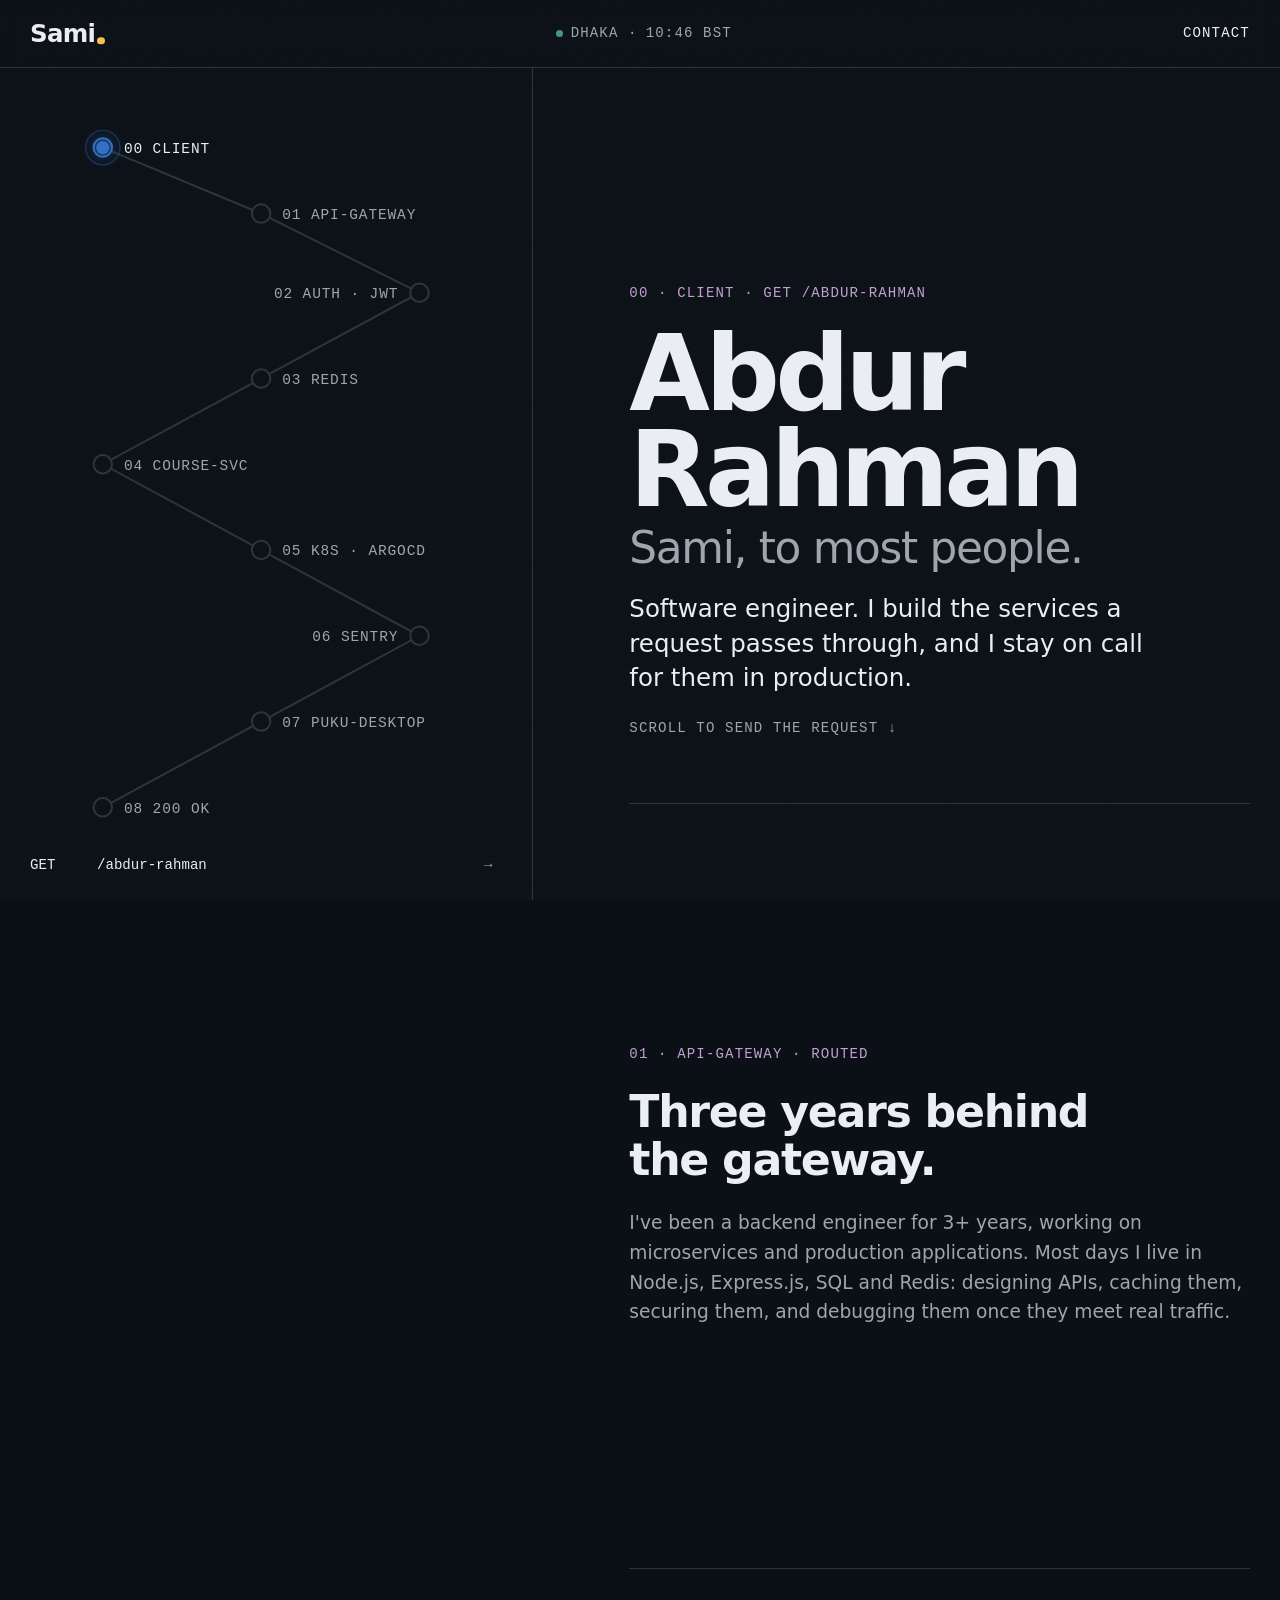
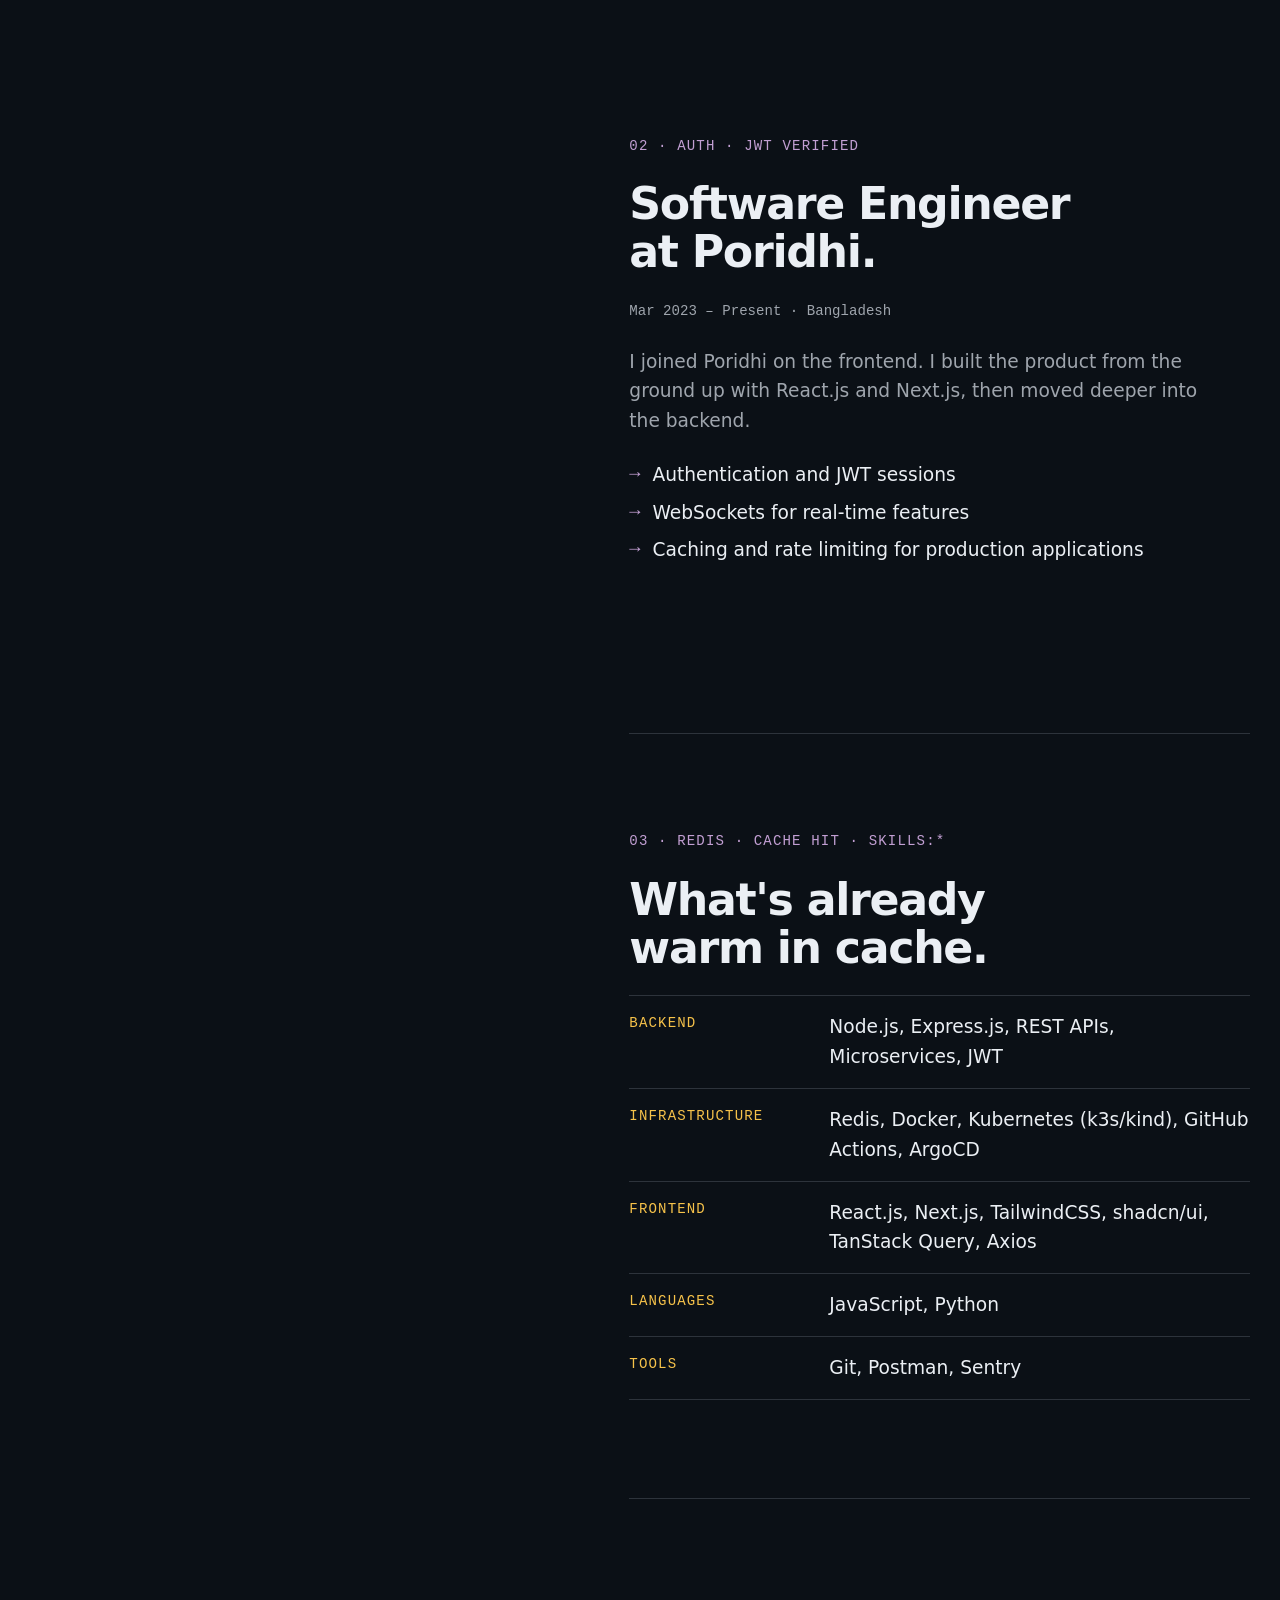
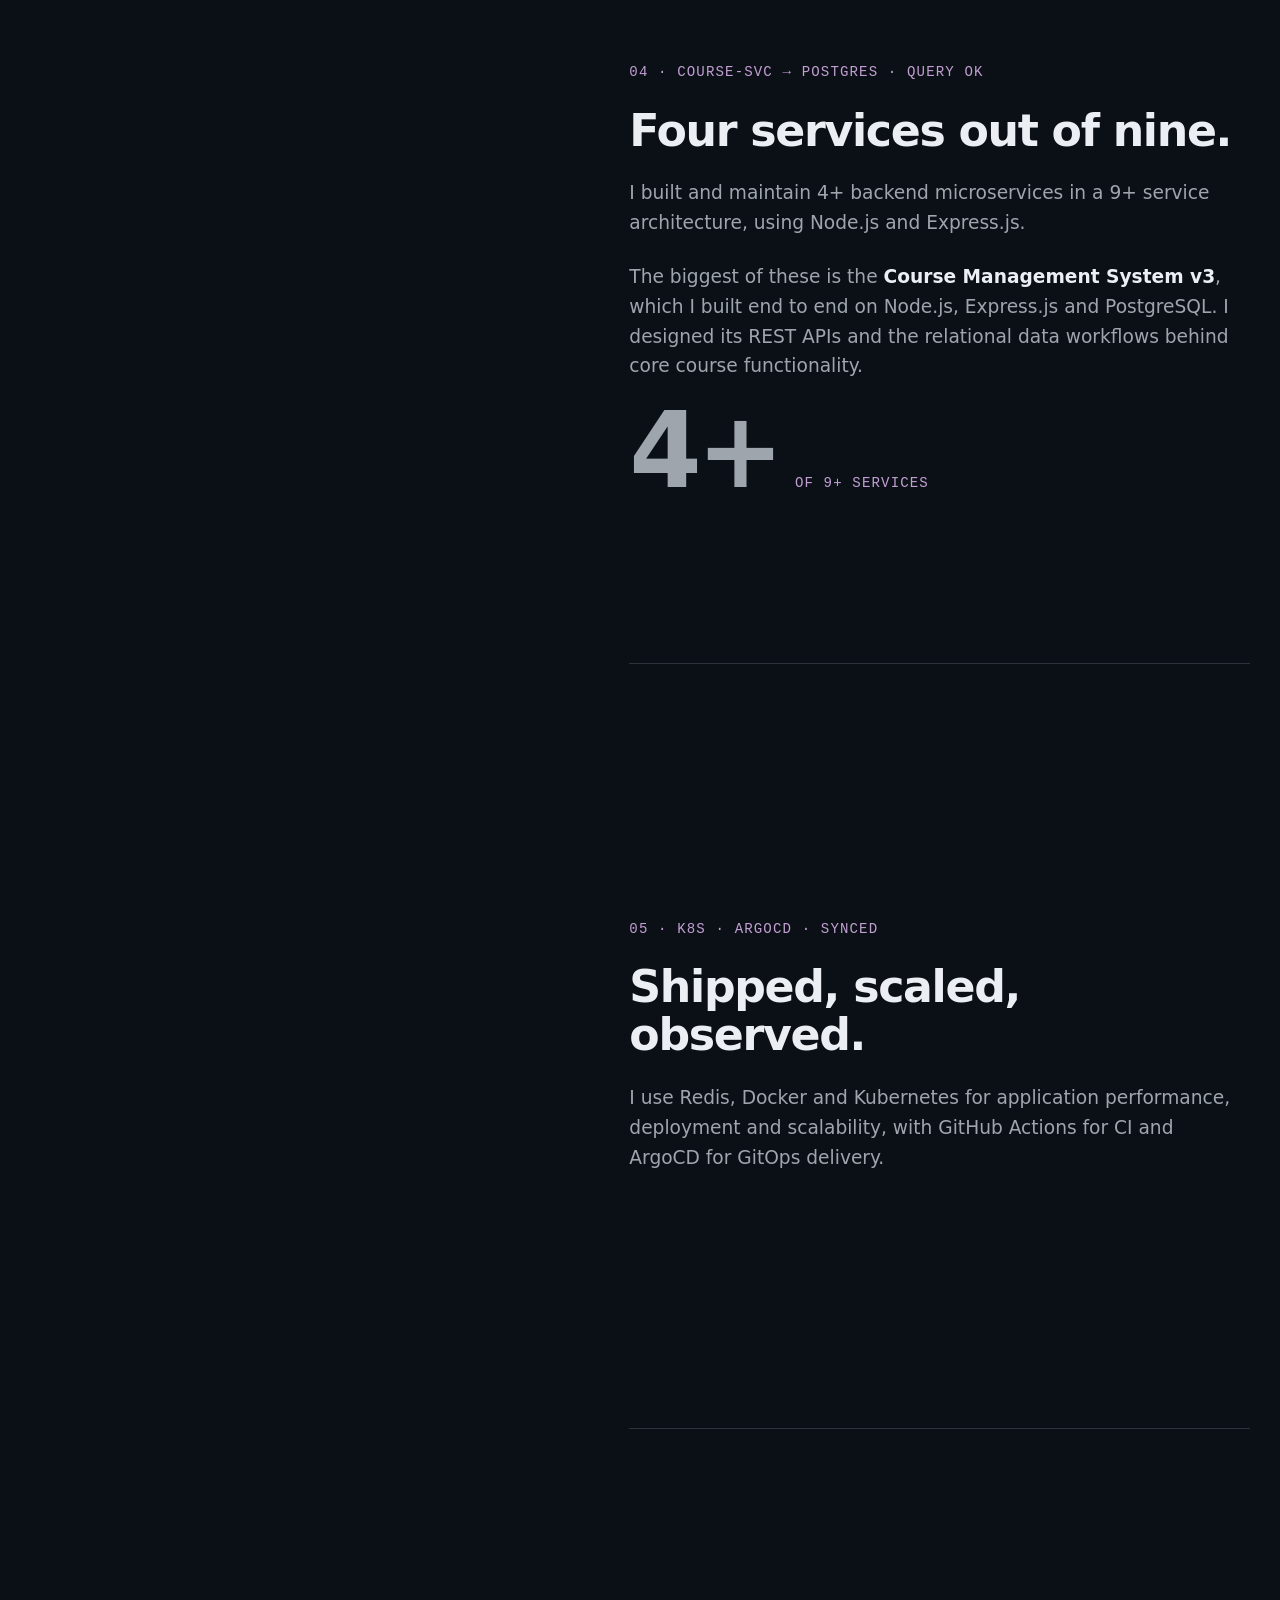
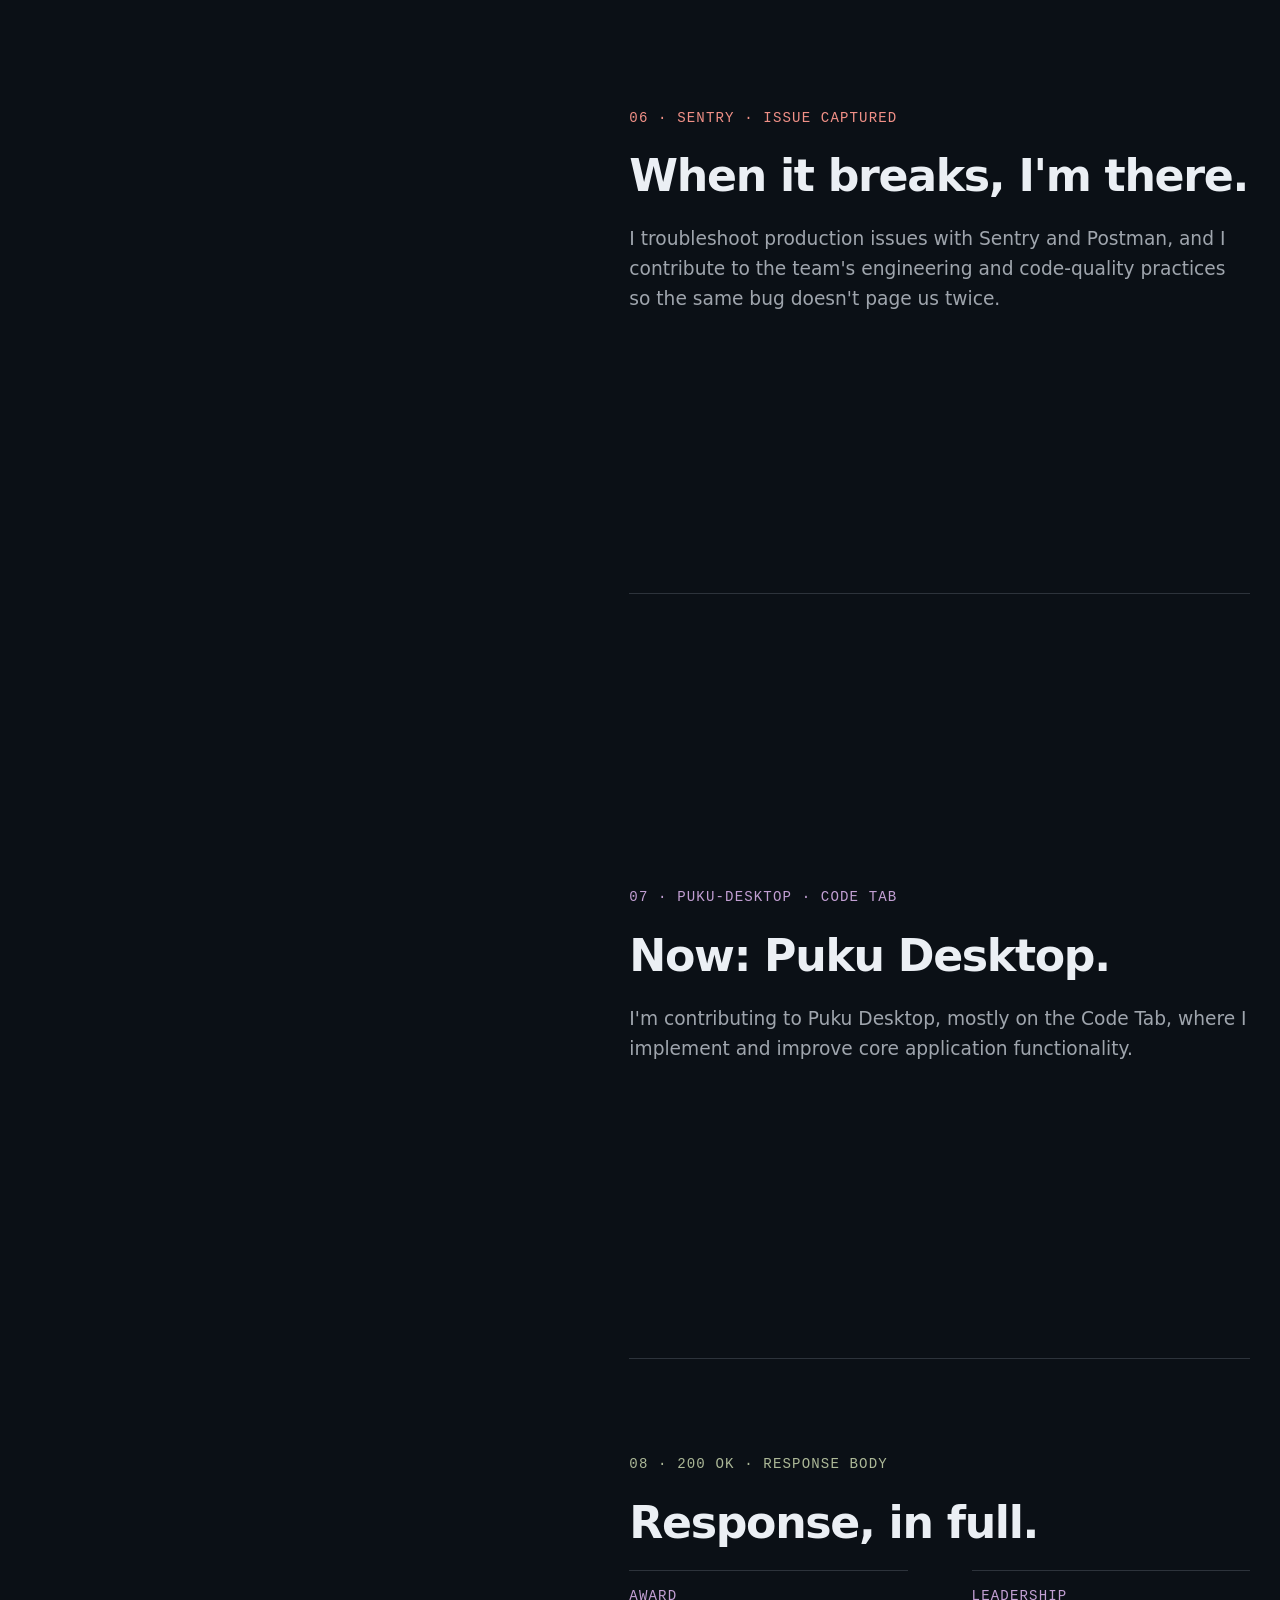
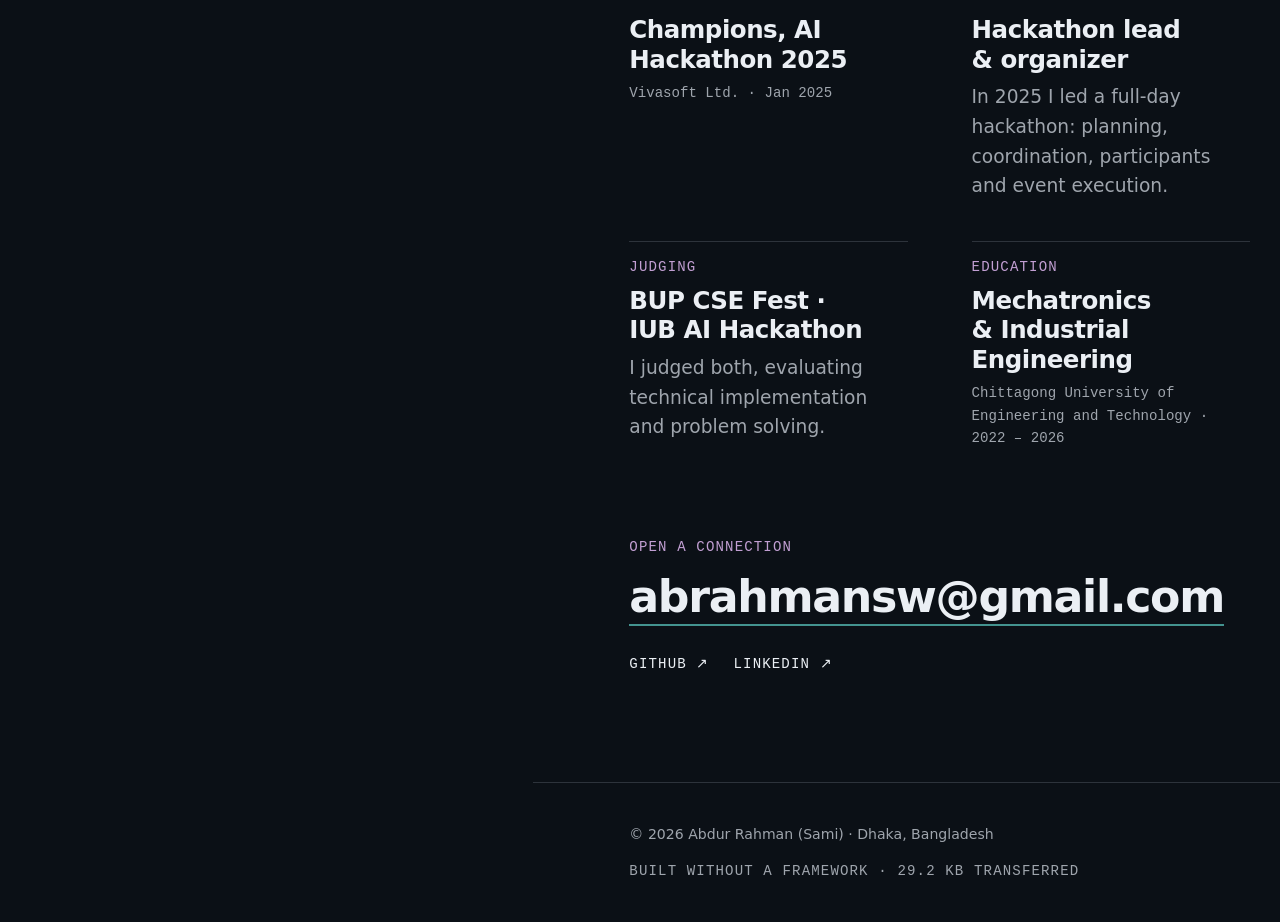
<file: index.html>
<!doctype html>
<html lang="en">
<head>
<meta charset="utf-8">
<meta name="viewport" content="width=device-width, initial-scale=1, viewport-fit=cover">
<title>Abdur Rahman (Sami) — Backend engineer, traced in one request</title>
<meta name="description" content="Abdur Rahman (Sami), software engineer in Dhaka. Node.js, Express, PostgreSQL, Redis, Kubernetes. Scroll to follow one request through the systems he builds.">
<meta name="theme-color" content="#101319">
<meta property="og:title" content="Abdur Rahman (Sami) — Backend engineer">
<meta property="og:description" content="Follow one request through the services Sami builds: gateway, auth, Redis, Postgres, Kubernetes, Sentry.">
<meta property="og:type" content="website">
<meta name="twitter:card" content="summary">
<link rel="icon" href="./favicon.svg" type="image/svg+xml">
<link rel="stylesheet" href="./styles.css">
<script type="module" src="./main.js"></script>
</head>

<body>
<a class="skip-link" href="#main">Skip to content</a>

<header class="header">
  <a class="header__logo" href="#hop-client">Sami<span class="header__dot" aria-hidden="true"></span></a>
  <p class="header__status label"><span class="pulse" aria-hidden="true"></span>Dhaka · <span data-clock>—</span></p>
  <a class="header__cta link" href="#hop-response">Contact</a>
</header>

<div class="layout">
  <!-- The trace: topology + log. Also the site's navigation. -->
  <aside class="trace" aria-label="Request trace">
    <nav class="trace__map" data-map aria-label="Chapters"></nav>
    <ol class="trace__log" data-log></ol>
  </aside>

  <main id="main" tabindex="-1" class="chapters">

    <section class="hop hop--hero" id="hop-client" data-hop="0">
      <p class="label">00 · client · GET /abdur-rahman</p>
      <h1 class="hero__title">Abdur Rahman<span class="hero__aka">Sami, to most people.</span></h1>
      <p class="hero__lede">Software engineer. I build the services a request passes through, and I stay on call for them in production.</p>
      <p class="hero__hint label" aria-hidden="true">Scroll to send the request ↓</p>
    </section>

    <section class="hop" id="hop-gateway" data-hop="1">
      <p class="label">01 · api-gateway · routed</p>
      <h2>Three years behind the gateway.</h2>
      <p>I've been a backend engineer for 3+ years, working on microservices and production applications. Most days I live in Node.js, Express.js, SQL and Redis: designing APIs, caching them, securing them, and debugging them once they meet real traffic.</p>
    </section>

    <section class="hop" id="hop-auth" data-hop="2">
      <p class="label">02 · auth · jwt verified</p>
      <h2>Software Engineer at Poridhi.</h2>
      <p class="meta">Mar 2023 – Present · Bangladesh</p>
      <p>I joined Poridhi on the frontend. I built the product from the ground up with React.js and Next.js, then moved deeper into the backend.</p>
      <ul class="list">
        <li>Authentication and JWT sessions</li>
        <li>WebSockets for real-time features</li>
        <li>Caching and rate limiting for production applications</li>
      </ul>
    </section>

    <section class="hop" id="hop-cache" data-hop="3">
      <p class="label">03 · redis · cache hit · skills:*</p>
      <h2>What's already warm in cache.</h2>
      <dl class="skills">
        <div><dt>Backend</dt><dd>Node.js, Express.js, REST APIs, Microservices, JWT</dd></div>
        <div><dt>Infrastructure</dt><dd>Redis, Docker, Kubernetes (k3s/kind), GitHub Actions, ArgoCD</dd></div>
        <div><dt>Frontend</dt><dd>React.js, Next.js, TailwindCSS, shadcn/ui, TanStack Query, Axios</dd></div>
        <div><dt>Languages</dt><dd>JavaScript, Python</dd></div>
        <div><dt>Tools</dt><dd>Git, Postman, Sentry</dd></div>
      </dl>
    </section>

    <section class="hop" id="hop-courses" data-hop="4">
      <p class="label">04 · course-svc → postgres · query ok</p>
      <h2>Four services out of nine.</h2>
      <p>I built and maintain 4+ backend microservices in a 9+ service architecture, using Node.js and Express.js.</p>
      <p>The biggest of these is the <strong>Course Management System v3</strong>, which I built end to end on Node.js, Express.js and PostgreSQL. I designed its REST APIs and the relational data workflows behind core course functionality.</p>
      <p class="stat"><span class="stat__num">4+</span><span class="label">of 9+ services</span></p>
    </section>

    <section class="hop" id="hop-deploy" data-hop="5">
      <p class="label">05 · k8s · argocd · synced</p>
      <h2>Shipped, scaled, observed.</h2>
      <p>I use Redis, Docker and Kubernetes for application performance, deployment and scalability, with GitHub Actions for CI and ArgoCD for GitOps delivery.</p>
    </section>

    <section class="hop" id="hop-sentry" data-hop="6">
      <p class="label label--err">06 · sentry · issue captured</p>
      <h2>When it breaks, I'm there.</h2>
      <p>I troubleshoot production issues with Sentry and Postman, and I contribute to the team's engineering and code-quality practices so the same bug doesn't page us twice.</p>
    </section>

    <section class="hop" id="hop-puku" data-hop="7">
      <p class="label">07 · puku-desktop · code tab</p>
      <h2>Now: Puku Desktop.</h2>
      <p>I'm contributing to Puku Desktop, mostly on the Code Tab, where I implement and improve core application functionality.</p>
    </section>

    <section class="hop hop--response" id="hop-response" data-hop="8">
      <p class="label label--ok">08 · 200 OK · response body</p>
      <h2>Response, in full.</h2>

      <div class="facts">
        <article>
          <p class="label">Award</p>
          <h3>Champions, AI Hackathon 2025</h3>
          <p class="meta">Vivasoft Ltd. · Jan 2025</p>
        </article>
        <article>
          <p class="label">Leadership</p>
          <h3>Hackathon lead &amp; organizer</h3>
          <p>In 2025 I led a full-day hackathon: planning, coordination, participants and event execution.</p>
        </article>
        <article>
          <p class="label">Judging</p>
          <h3>BUP CSE Fest · IUB AI Hackathon</h3>
          <p>I judged both, evaluating technical implementation and problem solving.</p>
        </article>
        <article>
          <p class="label">Education</p>
          <h3>Mechatronics &amp; Industrial Engineering</h3>
          <p class="meta">Chittagong University of Engineering and Technology · 2022 – 2026</p>
        </article>
      </div>

      <div class="contact" id="contact">
        <p class="label">Open a connection</p>
        <a class="contact__mail" href="mailto:abrahmansw@gmail.com">abrahmansw@gmail.com</a>
        <ul class="contact__links" data-links></ul>
      </div>
    </section>
  </main>

  <footer class="footer">
    <p>© 2026 Abdur Rahman (Sami) · Dhaka, Bangladesh</p>
    <p class="label">Built without a framework · <span data-total>—</span></p>
  </footer>
</div>
</body>
</html>
</file>
<file: styles.css>
/* ============================================================
   TOKENS — every value the site uses lives here.
   ============================================================ */
:root {
  color-scheme: dark;

  /* type: fluid, ratio 1.25, 360px → 1600px */
  --step--1: clamp(0.80rem, 0.77rem + 0.14vw, 0.88rem);
  --step-0:  clamp(1.00rem, 0.94rem + 0.28vw, 1.19rem);
  --step-1:  clamp(1.25rem, 1.14rem + 0.49vw, 1.56rem);
  --step-2:  clamp(1.56rem, 1.37rem + 0.85vw, 2.19rem);
  --step-3:  clamp(1.95rem, 1.63rem + 1.42vw, 3.05rem);
  --display: clamp(3rem, 1.4rem + 6.4vw, 8.5rem);

  /* spacing */
  --space-3xs: 0.25rem; --space-2xs: 0.5rem; --space-xs: 0.75rem;
  --space-s: 1rem; --space-m: 1.5rem; --space-l: 2.5rem;
  --space-xl: 4rem; --space-2xl: 6rem; --space-3xl: clamp(6rem, 10vw, 11rem);

  --gutter: clamp(1rem, 0.6rem + 1.6vw, 2.5rem);
  --radius: 2px;

  /* neutrals: tinted toward blue, never pure black/white */
  --bg:        oklch(17% 0.014 255);
  --bg-elev:   oklch(21% 0.016 255);
  --ink:       oklch(95% 0.008 255);
  --ink-muted: oklch(72% 0.014 255);
  --line:      oklch(32% 0.016 255);

  /* CP AXTRA roles — each colour has exactly one job */
  --blue:   rgb(48 111 199);   /* the request path, interactive */
  --yellow: rgb(246 194 74);   /* cache hit, focus */
  --green:  rgb(67 147 143);   /* 200 OK, success */
  --red:    rgb(218 56 50);    /* errors, Sentry */
  /* text-safe tints of the roles for small type on dark */
  --blue-ink:  color-mix(in oklch, var(--blue) 55%, white);
  --green-ink: color-mix(in oklch, var(--green) 60%, white);
  --red-ink:   color-mix(in oklch, var(--red) 60%, white);

  --focus: var(--yellow);

  /* motion: one easing family */
  --dur-fast: 0.18s; --dur-base: 0.4s; --dur-slow: 0.9s;
  --ease-out: cubic-bezier(0.22, 1, 0.36, 1);

  --font-text: "Inter", "Helvetica Neue", -apple-system, BlinkMacSystemFont, "Segoe UI", system-ui, sans-serif;
  --font-mono: ui-monospace, "SF Mono", "JetBrains Mono", "Cascadia Mono", Menlo, monospace;

  --header-h: 4.25rem;
}

/* ============================================================
   RESET + BASE
   ============================================================ */
*, *::before, *::after { box-sizing: border-box; }
* { margin: 0; }
html { -webkit-text-size-adjust: 100%; scroll-padding-top: calc(var(--header-h) + var(--space-s)); }
@media (prefers-reduced-motion: no-preference) { html { scroll-behavior: smooth; } }
body {
  background: var(--bg);
  color: var(--ink);
  font-family: var(--font-text);
  font-size: var(--step-0);
  line-height: 1.6;
  text-wrap: pretty;
  -webkit-font-smoothing: antialiased;
  overflow-x: clip;
}
/* grain: removes the flat-CSS look, 3% */
body::before {
  content: ""; position: fixed; inset: 0; z-index: 100; pointer-events: none; opacity: 0.035;
  background-image: url("data:image/svg+xml,%3Csvg xmlns='http://www.w3.org/2000/svg' width='160' height='160'%3E%3Cfilter id='n'%3E%3CfeTurbulence type='fractalNoise' baseFrequency='.9' numOctaves='2' stitchTiles='stitch'/%3E%3C/filter%3E%3Crect width='100%25' height='100%25' filter='url(%23n)'/%3E%3C/svg%3E");
}
img, svg { display: block; max-width: 100%; }
a { color: inherit; text-decoration: none; }
h1, h2, h3 { font-weight: 600; text-wrap: balance; letter-spacing: -0.03em; }
p { max-width: 62ch; }
strong { font-weight: 600; color: var(--ink); }

::selection { background: var(--yellow); color: var(--bg); }
:focus-visible { outline: 2px solid var(--focus); outline-offset: 3px; border-radius: var(--radius); }

.skip-link {
  position: fixed; top: var(--space-s); left: var(--space-s); z-index: 200;
  display: inline-flex; align-items: center; min-height: 44px; padding-inline: var(--space-s);
  background: var(--yellow); color: var(--bg); font-weight: 600;
  translate: 0 -200%;
}
.skip-link:focus-visible { translate: 0 0; }

.label {
  font-family: var(--font-mono);
  font-size: var(--step--1);
  text-transform: uppercase;
  letter-spacing: 0.08em;
  line-height: 1.4;
  color: var(--blue-ink);
}
.label--err { color: var(--red-ink); }
.label--ok  { color: var(--green-ink); }
.meta { font-family: var(--font-mono); font-size: var(--step--1); color: var(--ink-muted); font-variant-numeric: tabular-nums; }

.link { position: relative; }
.link::after {
  content: ""; position: absolute; left: 0; bottom: -0.1em; width: 100%; height: 1px;
  background: currentColor; transform: scaleX(0); transform-origin: right;
  transition: transform var(--dur-base) var(--ease-out);
}
.link:hover::after, .link:focus-visible::after { transform: scaleX(1); transform-origin: left; }

/* ============================================================
   HEADER
   ============================================================ */
.header {
  position: fixed; inset: 0 0 auto; z-index: 50; height: var(--header-h);
  display: flex; align-items: center; justify-content: space-between; gap: var(--space-m);
  padding-inline: var(--gutter);
  background: color-mix(in oklch, var(--bg) 82%, transparent);
  backdrop-filter: blur(10px);
  border-bottom: 1px solid var(--line);
}
.header__logo, .header__cta { display: inline-flex; align-items: center; min-height: 44px; }
.header__logo { font-weight: 700; font-size: var(--step-1); letter-spacing: -0.03em; gap: 2px; }
.header__dot { width: 0.3em; height: 0.3em; background: var(--yellow); border-radius: 50%; translate: 0 0.3em; }
.header__cta { font-family: var(--font-mono); font-size: var(--step--1); text-transform: uppercase; letter-spacing: 0.08em; }
.header__status { display: none; align-items: center; gap: var(--space-2xs); color: var(--ink-muted); font-variant-numeric: tabular-nums; }
@media (min-width: 40rem) { .header__status { display: inline-flex; } }
.pulse { width: 7px; height: 7px; border-radius: 50%; background: var(--green); box-shadow: 0 0 0 0 var(--green); }
@media (prefers-reduced-motion: no-preference) {
  .pulse { animation: pulse 2.4s var(--ease-out) infinite; }
}
@keyframes pulse { 70% { box-shadow: 0 0 0 7px transparent; } 100% { box-shadow: 0 0 0 0 transparent; } }

/* ============================================================
   LAYOUT — sticky trace + scrolling chapters
   ============================================================ */
.layout { display: grid; grid-template-columns: minmax(0, 1fr); padding-top: var(--header-h); }

.trace {
  position: sticky; top: var(--header-h); z-index: 20;
  display: grid; gap: var(--space-2xs);
  padding: var(--space-xs) var(--gutter);
  background: color-mix(in oklch, var(--bg) 90%, transparent);
  backdrop-filter: blur(10px);
  border-bottom: 1px solid var(--line);
}
.chapters { min-width: 0; padding-inline: var(--gutter); }

@media (min-width: 60rem) {
  .layout { grid-template-columns: minmax(20rem, 5fr) minmax(0, 7fr); }
  .trace {
    height: calc(100svh - var(--header-h));
    grid-template-rows: minmax(0, 1fr) auto;
    padding: var(--space-l) var(--space-l) var(--space-m) var(--gutter);
    background: none; backdrop-filter: none;
    border-bottom: 0; border-right: 1px solid var(--line);
    grid-row: span 2;              /* footer sits in the chapter column, so the map never scrolls off */
  }
  .layout > .footer { grid-column: 2; padding-inline: var(--space-2xl) var(--gutter); }
  .chapters { padding-inline: var(--space-2xl) var(--gutter); }
}

/* ---------- topology map ---------- */
.trace__map { min-height: 0; }
.trace__map svg { width: 100%; height: 100%; overflow: visible; }
.map-path { fill: none; stroke: var(--line); stroke-width: 1.5; }
.map-path--lit { stroke: var(--blue); stroke-width: 2; }
.node a { cursor: pointer; }
.node circle.ring { fill: var(--bg); stroke: var(--line); stroke-width: 1.5; transition: stroke var(--dur-base) var(--ease-out), fill var(--dur-base) var(--ease-out); }
.node text {
  font-family: var(--font-mono); font-size: 11px; letter-spacing: 0.06em; text-transform: uppercase;
  fill: var(--ink-muted); transition: fill var(--dur-base) var(--ease-out);
}
.node .hit { fill: transparent; }
.node.is-passed circle.ring { stroke: var(--blue); }
.node.is-active circle.ring { stroke: var(--c, var(--blue)); fill: color-mix(in oklch, var(--c, var(--blue)) 30%, var(--bg)); }
.node.is-active text, .node a:hover text { fill: var(--ink); }
.node a:focus-visible { outline: none; }
.node a:focus-visible circle.ring { stroke: var(--focus); stroke-width: 2.5; }
.packet { fill: var(--blue); filter: drop-shadow(0 0 6px var(--blue)); }
.packet-halo { fill: none; stroke: var(--blue); stroke-opacity: 0.35; }

/* ---------- trace log ---------- */
.trace__log {
  list-style: none; padding: 0;
  font-family: var(--font-mono); font-size: var(--step--1); line-height: 1.5;
  font-variant-numeric: tabular-nums; color: var(--ink-muted);
  display: grid; align-content: end;
}
.trace__log li { display: grid; grid-template-columns: 6.5ch minmax(0, 1fr) auto; gap: var(--space-xs); white-space: nowrap; }
.trace__log li > span:nth-child(2) { overflow: hidden; text-overflow: ellipsis; }
.trace__log .ms { color: var(--ink-muted); }
.trace__log li:last-child { color: var(--ink); }
.trace__log .ok   { color: var(--green-ink); }
.trace__log .hit  { color: var(--yellow); }
.trace__log .err  { color: var(--red-ink); }
@media (prefers-reduced-motion: no-preference) {
  .trace__log li.is-new { animation: logIn var(--dur-base) var(--ease-out); }
}
@keyframes logIn { from { opacity: 0; transform: translateY(6px); } }

/* mobile: horizontal strip, last log line only */
@media (max-width: 59.99rem) {
  .trace__map { height: 3.25rem; }
  .trace__log { min-height: 1.5em; }
  .trace__log li:not(:last-child) { display: none; }
}

/* ============================================================
   CHAPTERS
   ============================================================ */
.hop {
  display: grid; gap: var(--space-m); align-content: center;
  min-height: 85svh;
  padding-block: var(--space-2xl);
  border-bottom: 1px solid var(--line);
}
.hop h2 { font-size: var(--step-3); line-height: 1.08; }
.hop h3 { font-size: var(--step-1); line-height: 1.2; letter-spacing: -0.02em; }
.hop > p:not(.label):not(.meta) { color: var(--ink-muted); }

.hop--hero { min-height: calc(100svh - var(--header-h) - 6rem); align-content: end; padding-bottom: var(--space-xl); }
.hero__title { font-size: var(--display); line-height: 0.92; letter-spacing: -0.045em; font-weight: 700; }
.hero__aka { display: block; color: var(--ink-muted); font-weight: 400; font-size: 0.42em; letter-spacing: -0.03em; margin-top: 0.2em; }
.hero__lede { font-size: var(--step-1); line-height: 1.4; color: var(--ink) !important; max-width: 34ch; }
.hero__hint { color: var(--ink-muted); }

.list { padding: 0; list-style: none; display: grid; gap: var(--space-2xs); }
.list li { display: flex; gap: var(--space-xs); }
.list li::before { content: "→"; font-family: var(--font-mono); color: var(--blue-ink); }

.skills { display: grid; border-top: 1px solid var(--line); }
.skills > div {
  display: grid; gap: var(--space-3xs) var(--space-m); padding-block: var(--space-s);
  border-bottom: 1px solid var(--line);
}
@media (min-width: 40rem) { .skills > div { grid-template-columns: 11rem 1fr; } }
.skills dt { font-family: var(--font-mono); font-size: var(--step--1); text-transform: uppercase; letter-spacing: 0.08em; color: var(--yellow); }
.skills dd { margin: 0; }

.stat { display: flex; align-items: baseline; gap: var(--space-s); }
.stat__num { font-size: var(--display); font-weight: 700; letter-spacing: -0.05em; line-height: 0.9; font-variant-numeric: tabular-nums; }

.facts { display: grid; gap: var(--space-l) var(--space-xl); }
@media (min-width: 48rem) { .facts { grid-template-columns: repeat(2, minmax(0, 1fr)); } }
.facts article { display: grid; gap: var(--space-2xs); align-content: start; padding-top: var(--space-s); border-top: 1px solid var(--line); }
.facts article > p:not(.label):not(.meta) { color: var(--ink-muted); }

.hop--response { border-bottom: 0; }
.contact { display: grid; gap: var(--space-s); margin-top: var(--space-xl); }
.contact__mail {
  justify-self: start; font-size: var(--step-3); font-weight: 600; letter-spacing: -0.03em; line-height: 1.1;
  overflow-wrap: anywhere; background-image: linear-gradient(var(--green), var(--green));
  background-size: 100% 2px; background-position: 0 100%; background-repeat: no-repeat;
  padding-bottom: 0.1em; transition: color var(--dur-fast) var(--ease-out);
}
.contact__mail:hover { color: var(--green-ink); }
.contact__links { list-style: none; padding: 0; display: flex; flex-wrap: wrap; gap: var(--space-m); }
.contact__links:empty { display: none; }
.contact__links a { display: inline-flex; align-items: center; min-height: 44px; font-family: var(--font-mono); font-size: var(--step--1); text-transform: uppercase; letter-spacing: 0.08em; }

/* ============================================================
   FOOTER
   ============================================================ */
.footer {
  display: flex; flex-wrap: wrap; justify-content: space-between; gap: var(--space-s);
  padding: var(--space-l) var(--gutter);
  border-top: 1px solid var(--line);
  font-size: var(--step--1); color: var(--ink-muted);
}
.footer .label { color: var(--ink-muted); font-variant-numeric: tabular-nums; }

/* ============================================================
   404
   ============================================================ */
.notfound { min-height: 100svh; display: grid; align-content: center; gap: var(--space-m); padding: var(--gutter); max-width: 60rem; }
.notfound h1 { font-size: var(--display); line-height: 0.92; letter-spacing: -0.045em; }
.notfound a { justify-self: start; }

@media (prefers-reduced-motion: reduce) {
  *, *::before, *::after { animation-duration: 0.01ms !important; transition-duration: 0.01ms !important; }
}
</file>
